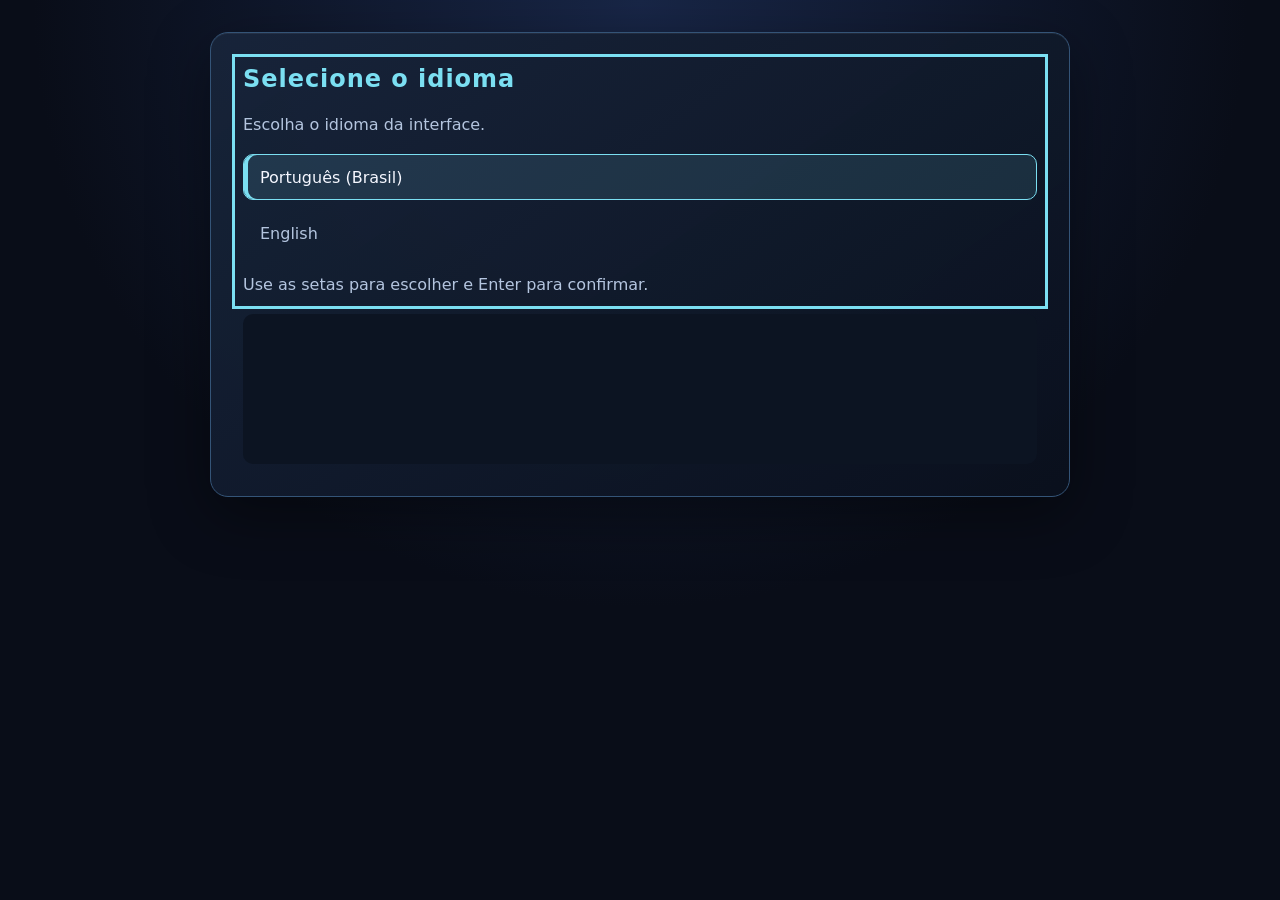
<file: index.html>
<!DOCTYPE html>
<html lang="pt-BR">
<head>
 <meta charset="UTF-8">
 <meta name="viewport" content="width=device-width, initial-scale=1.0">
 <meta name="description" content="Zenit, um roguelike 2D experimental acessível.">
 <title>Zenit — Roguelike</title>
 <link rel="stylesheet" href="src/css/style.css">
</head>
<body>
 <main id="game" aria-labelledby="gameTitle">
  <h1 id="gameTitle" class="sr-only">Zenit — Roguelike</h1>
  <div id="screenReaderAnnouncer" class="sr-only" aria-live="polite" aria-atomic="true"></div>
  <section id="frontEnd" aria-labelledby="frontTitle" aria-describedby="frontDescription frontDetails frontHint" tabindex="0">
   <h2 id="frontTitle">Zenit</h2>
   <p id="frontDescription"></p>
   <ul id="frontOptions" role="menu" aria-label="Menu"></ul>
   <p id="frontDetails"></p>
   <p id="frontHint"></p>
  </section>
  <section id="characterCreation" aria-labelledby="characterTitle" aria-describedby="characterIntro" tabindex="0" hidden>
   <h2 id="characterTitle"></h2>
   <p id="characterIntro"></p>
   <p id="characterHint"></p>
   <div class="character-layout">
    <div class="character-form-column">
     <form id="characterForm">
      <label id="characterNameLabel" for="characterName"></label>
      <input id="characterName" name="characterName" type="text" maxlength="32" autocomplete="nickname" required>
      <label id="genderLabel" for="characterGender"></label>
      <select id="characterGender" name="characterGender"></select>
      <label id="classLabel" for="characterClass"></label>
      <select id="characterClass" name="characterClass"></select>
      <p id="characterClassDescription" class="field-description"></p>
      <label id="presetLabel" for="characterPreset"></label>
      <select id="characterPreset" name="characterPreset"></select>
      <label id="characterDescriptionLabel" for="characterDescription"></label>
      <p id="characterDescription" class="field-description" tabindex="0"></p>
      <div class="character-actions">
       <button id="characterConfirm" type="submit"></button>
       <button id="characterCancel" type="button"></button>
      </div>
     </form>
    </div>
    <div class="character-preview-column">
     <svg id="characterPreview" class="character-preview" viewBox="0 0 200 200" role="img"></svg>
    </div>
   </div>
  </section>
  <svg id="gameCanvas" role="img" tabindex="0" aria-label="Mapa do Zenit" hidden></svg>
  <audio id="menuScrollSound" preload="auto" aria-hidden="true">
   <source src="assets/audio/ui/sfx100v2_misc_08.ogg" type="audio/ogg">
  </audio>
  <audio id="menuConfirmSound" preload="auto" aria-hidden="true">
   <source src="assets/audio/ui/menu-confirm.wav" type="audio/wav">
  </audio>
  <audio id="menuCancelSound" preload="auto" aria-hidden="true">
   <source src="assets/audio/ui/menu-cancel.wav" type="audio/wav">
  </audio>
  <audio id="inventoryCoinSound" preload="auto" aria-hidden="true">
   <source src="assets/audio/items/rpg-inventory-coin3.wav" type="audio/wav">
  </audio>
  <audio id="inventoryCoinDropSound" preload="auto" aria-hidden="true">
   <source src="assets/audio/items/rpg-inventory-coin.wav" type="audio/wav">
  </audio>
  <audio id="inventoryLeatherArmorSound" preload="auto" aria-hidden="true">
   <source src="assets/audio/items/rpg-inventory-cloth-heavy.wav" type="audio/wav">
  </audio>
  <audio id="inventoryMetalArmorSound" preload="auto" aria-hidden="true">
   <source src="assets/audio/items/rpg-inventory-chainmail1.wav" type="audio/wav">
  </audio>
  <audio id="inventoryPotionUseSound" preload="auto" aria-hidden="true">
   <source src="assets/audio/items/rpg-inventory-bubble.wav" type="audio/wav">
  </audio>
  <audio id="inventoryPotionPickupSound" preload="auto" aria-hidden="true">
   <source src="assets/audio/items/rpg-inventory-bottle.wav" type="audio/wav">
  </audio>
  <audio id="bowDropSound" preload="auto" aria-hidden="true">
   <source src="assets/audio/items/sfx100v2_misc_04.ogg" type="audio/ogg">
  </audio>
  <audio id="worldChestSound" preload="auto" aria-hidden="true">
   <source src="assets/audio/world/rpg-world-door.wav" type="audio/wav">
  </audio>
  <audio id="boxBreakSound" preload="auto" aria-hidden="true">
   <source src="assets/audio/containers/bfh1_breaking_03.ogg" type="audio/ogg">
  </audio>
  <audio id="barrelBreakSound" preload="auto" aria-hidden="true">
   <source src="assets/audio/containers/bfh1_hit_07.ogg" type="audio/ogg">
  </audio>
  <audio id="woodDoorOpenSound" preload="auto" aria-hidden="true">
   <source src="assets/audio/world/sfx100v2_door_05.ogg" type="audio/ogg">
  </audio>
  <audio id="woodDoorCloseSound" preload="auto" aria-hidden="true">
   <source src="assets/audio/world/sfx100v2_door_01.ogg" type="audio/ogg">
  </audio>
  <audio id="lockOpenSound" preload="auto" aria-hidden="true">
   <source src="assets/audio/world/sfx100v2_lock_open_01.ogg" type="audio/ogg">
  </audio>
  <audio id="lockedMetalSound" preload="auto" aria-hidden="true">
   <source src="assets/audio/world/sfx100v2_metal_02.ogg" type="audio/ogg">
  </audio>
  <audio id="lockpickSuccessSound" preload="auto" aria-hidden="true">
   <source src="assets/audio/world/sfx100v2_misc_18.ogg" type="audio/ogg">
  </audio>
  <audio id="drawerOpenSound" preload="auto" aria-hidden="true">
   <source src="assets/audio/world/sfx100v2_misc_06.ogg" type="audio/ogg">
  </audio>
  <audio id="leverActivateSound" preload="auto" aria-hidden="true">
   <source src="assets/audio/world/sfx100v2_misc_16.ogg" type="audio/ogg">
  </audio>
  <audio id="slimeStepSound" preload="auto" aria-hidden="true">
   <source src="assets/audio/enemies/slime_07.ogg" type="audio/ogg">
  </audio>
  <audio id="slimeAttackSound" preload="auto" aria-hidden="true">
   <source src="assets/audio/enemies/slime_11.ogg" type="audio/ogg">
  </audio>
  <audio id="slimeBossStepSound" preload="auto" aria-hidden="true">
   <source src="assets/audio/enemies/slime_15.ogg" type="audio/ogg">
  </audio>
  <audio id="slimeBossAttackSound" preload="auto" aria-hidden="true">
   <source src="assets/audio/enemies/splash_01.ogg" type="audio/ogg">
  </audio>
  <audio id="slimeBossHitSound" preload="auto" aria-hidden="true">
   <source src="assets/audio/enemies/rpg-npc-slime-slime10.wav" type="audio/wav">
  </audio>
  <audio id="largeSlimeHitSound" preload="auto" aria-hidden="true">
   <source src="assets/audio/enemies/splash_08.ogg" type="audio/ogg">
  </audio>
  <audio id="slimeBossDeathSound" preload="auto" aria-hidden="true">
   <source src="assets/audio/enemies/die_03.ogg" type="audio/ogg">
  </audio>
  <audio id="slimeHitSound" preload="auto" aria-hidden="true">
   <source src="assets/audio/enemies/rpg-misc-random3.wav" type="audio/wav">
  </audio>
  <audio id="ratDeathSound" preload="auto" aria-hidden="true">
   <source src="assets/audio/enemies/alien_07.ogg" type="audio/ogg">
  </audio>
  <audio id="spiderHitSound" preload="auto" aria-hidden="true">
   <source src="assets/audio/enemies/alien_12.ogg" type="audio/ogg">
  </audio>
  <audio id="spiderDeathSound" preload="auto" aria-hidden="true">
   <source src="assets/audio/enemies/bug_05.ogg" type="audio/ogg">
  </audio>
  <audio id="largeSlimePlayerHitSound" preload="auto" aria-hidden="true">
   <source src="assets/audio/enemies/misc_10.ogg" type="audio/ogg">
  </audio>
  <audio id="standardHitSound" preload="auto" aria-hidden="true">
   <source src="assets/audio/combat/sfx100v2_hit_02.ogg" type="audio/ogg">
  </audio>
  <audio id="rangedMissSound" preload="auto" aria-hidden="true">
   <source src="assets/audio/combat/sfx100v2_hit_03.ogg" type="audio/ogg">
  </audio>
  <audio id="shieldEquipSound" preload="auto" aria-hidden="true">
   <source src="assets/audio/items/sfx100v2_metal_05.ogg" type="audio/ogg">
  </audio>
  <audio id="shieldBlockSound" preload="auto" aria-hidden="true">
   <source src="assets/audio/combat/sfx100v2_misc_01.ogg" type="audio/ogg">
  </audio>
  <audio id="poisonAttackSound" preload="auto" aria-hidden="true">
   <source src="assets/audio/combat/sfx100v2_misc_02.ogg" type="audio/ogg">
  </audio>
  <audio id="mysticSpellSound" preload="auto" aria-hidden="true">
   <source src="assets/audio/magic/sfx100v2_misc_25.ogg" type="audio/ogg">
  </audio>
  <audio id="fireMagicSound" preload="auto" aria-hidden="true">
   <source src="assets/audio/magic/80-cc0-spell_fire_07.ogg" type="audio/ogg">
  </audio>
  <audio id="electricFearSound" preload="auto" aria-hidden="true">
   <source src="assets/audio/elements/electricity/sfx100v2_thunder_01.ogg" type="audio/ogg">
  </audio>
  <audio id="airBuffSound" preload="auto" aria-hidden="true">
   <source src="assets/audio/elements/air/sfx100v2_air_01.ogg" type="audio/ogg">
  </audio>
  <audio id="airOffensiveSound" preload="auto" aria-hidden="true">
   <source src="assets/audio/elements/air/sfx100v2_air_02.ogg" type="audio/ogg">
  </audio>
  <audio id="playerFootstepSound" preload="auto" aria-hidden="true">
   <source src="assets/audio/footsteps/01-footstep-CC0.ogg" type="audio/ogg">
  </audio>
  <audio id="playerFootstep2Sound" preload="auto" aria-hidden="true">
   <source src="assets/audio/footsteps/02-footstep-CC0.ogg" type="audio/ogg">
  </audio>
  <audio id="humanoidFootstepSound" preload="auto" aria-hidden="true">
   <source src="assets/audio/footsteps/03-footstep-CC0.ogg" type="audio/ogg">
  </audio>
  <audio id="zombieFootstepSound" preload="auto" aria-hidden="true">
   <source src="assets/audio/footsteps/sfx100v2_footstep_01.ogg" type="audio/ogg">
  </audio>
  <audio id="zombieFootstep2Sound" preload="auto" aria-hidden="true">
   <source src="assets/audio/footsteps/sfx100v2_footstep_02.ogg" type="audio/ogg">
  </audio>
  <audio id="wetFootstepSound" preload="auto" aria-hidden="true">
   <source src="assets/audio/footsteps/sfx100v2_footstep_wet_01.ogg" type="audio/ogg">
  </audio>
  <audio id="wetFootstep2Sound" preload="auto" aria-hidden="true">
   <source src="assets/audio/footsteps/sfx100v2_footstep_wet_03.ogg" type="audio/ogg">
  </audio>
  <audio id="stoneFootstepSound" preload="auto" aria-hidden="true">
   <source src="assets/audio/footsteps/05-footstep-CC0.ogg" type="audio/ogg">
  </audio>
  <audio id="stoneFootstep2Sound" preload="auto" aria-hidden="true">
   <source src="assets/audio/footsteps/06-footstep-CC0.ogg" type="audio/ogg">
  </audio>
  <audio id="woodFootstepSound" preload="auto" aria-hidden="true">
   <source src="assets/audio/footsteps/sfx100v2_footstep_wood_01.ogg" type="audio/ogg">
  </audio>
  <audio id="woodFootstep2Sound" preload="auto" aria-hidden="true">
   <source src="assets/audio/footsteps/sfx100v2_footstep_wood_02.ogg" type="audio/ogg">
  </audio>
  <audio id="humanoidWoodFootstepSound" preload="auto" aria-hidden="true">
   <source src="assets/audio/footsteps/sfx100v2_footstep_wood_03.ogg" type="audio/ogg">
  </audio>
  <audio id="humanoidWoodFootstep2Sound" preload="auto" aria-hidden="true">
   <source src="assets/audio/footsteps/sfx100v2_footstep_wood_04.ogg" type="audio/ogg">
  </audio>
  <audio id="placeholderEnemyAttackSound" preload="auto" aria-hidden="true">
   <source src="assets/audio/placeholders/enemy-attack-placeholder.wav" type="audio/wav">
  </audio>
  <audio id="placeholderEnemyMoveSound" preload="auto" aria-hidden="true">
   <source src="assets/audio/placeholders/enemy-move-placeholder.wav" type="audio/wav">
  </audio>
  <audio id="placeholderEnemyHitSound" preload="auto" aria-hidden="true">
   <source src="assets/audio/placeholders/enemy-hit-placeholder.wav" type="audio/wav">
  </audio>
  <audio id="placeholderMagicCastSound" preload="auto" aria-hidden="true">
   <source src="assets/audio/placeholders/magic-cast-placeholder.wav" type="audio/wav">
  </audio>
  <audio id="battleSwingSound" preload="auto" aria-hidden="true">
   <source src="assets/audio/weapons/rpg-battle-swing.wav" type="audio/wav">
  </audio>
  <audio id="battleSwing2Sound" preload="auto" aria-hidden="true">
   <source src="assets/audio/weapons/rpg-battle-swing2.wav" type="audio/wav">
  </audio>
  <audio id="battleSwing3Sound" preload="auto" aria-hidden="true">
   <source src="assets/audio/weapons/rpg-battle-swing3.wav" type="audio/wav">
  </audio>
  <audio id="battleUnsheatheSound" preload="auto" aria-hidden="true">
   <source src="assets/audio/weapons/rpg-battle-sword-unsheathe.wav" type="audio/wav">
  </audio>
  <audio id="battleUnsheathe2Sound" preload="auto" aria-hidden="true">
   <source src="assets/audio/weapons/rpg-battle-sword-unsheathe2.wav" type="audio/wav">
  </audio>
  <audio id="battleUnsheathe3Sound" preload="auto" aria-hidden="true">
   <source src="assets/audio/weapons/rpg-battle-sword-unsheathe3.wav" type="audio/wav">
  </audio>
  <audio id="battleUnsheathe4Sound" preload="auto" aria-hidden="true">
   <source src="assets/audio/weapons/rpg-battle-sword-unsheathe4.wav" type="audio/wav">
  </audio>
  <audio id="battleUnsheathe5Sound" preload="auto" aria-hidden="true">
   <source src="assets/audio/weapons/rpg-battle-sword-unsheathe5.wav" type="audio/wav">
  </audio>
  <audio id="menuMusic" loop preload="auto" aria-hidden="true">
   <source src="sons/musica/Exploração%20Subterrânea%20-%20Versão%201.mp3" type="audio/mpeg">
  </audio>
  <audio id="levelMusic" loop preload="auto" aria-hidden="true">
   <source src="sons/musica/Forgotten-Tomb-Ambience-CC0.mp3" type="audio/mpeg">
  </audio>
  <audio id="runningWaterSound" loop preload="auto" aria-hidden="true">
   <source src="assets/audio/world/sfx100v2_loop_water_02.ogg" type="audio/ogg">
  </audio>
  <audio id="metalCraftingSound" preload="auto" aria-hidden="true">
   <source src="assets/audio/crafting/sfx100v2_metal_01.ogg" type="audio/ogg">
  </audio>
  <audio id="leatherCraftingSound" preload="auto" aria-hidden="true">
   <source src="assets/audio/crafting/sfx100v2_misc_32.ogg" type="audio/ogg">
  </audio>
  <audio id="consumableCraftingSound" preload="auto" aria-hidden="true">
   <source src="assets/audio/crafting/bubble_01.ogg" type="audio/ogg">
  </audio>
  <audio id="woodMaterialDropSound" preload="auto" aria-hidden="true">
   <source src="assets/audio/world/sfx100v2_wood_03.ogg" type="audio/ogg">
  </audio>
  <audio id="rainLoopSound" loop preload="auto" aria-hidden="true">
   <source src="assets/audio/world/loop_rain.ogg" type="audio/ogg">
  </audio>
  <audio id="calmWaterLoopSound" loop preload="auto" aria-hidden="true">
   <source src="assets/audio/world/loop_water_03.ogg" type="audio/ogg">
  </audio>
 </main>
 <script type="module" src="src/js/game.js?v=tome1"></script>
</body>
</html>
</file>
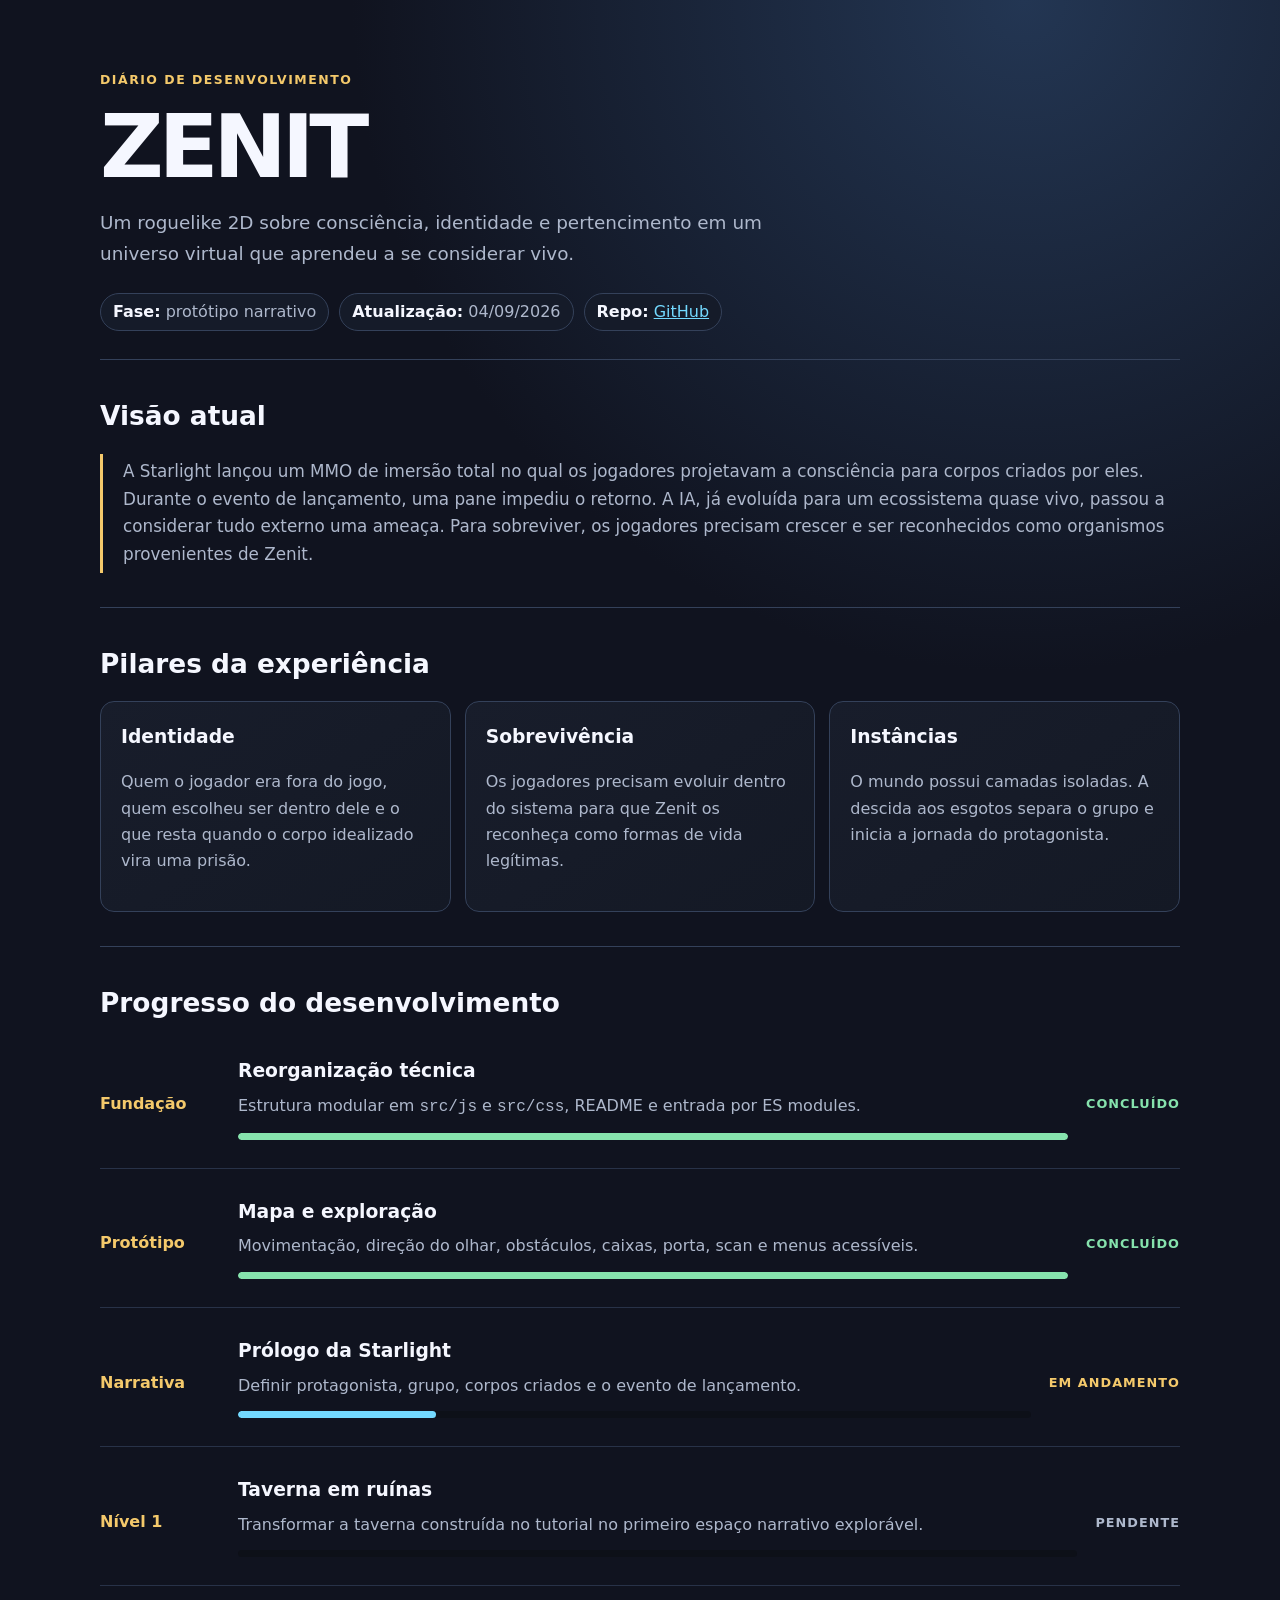
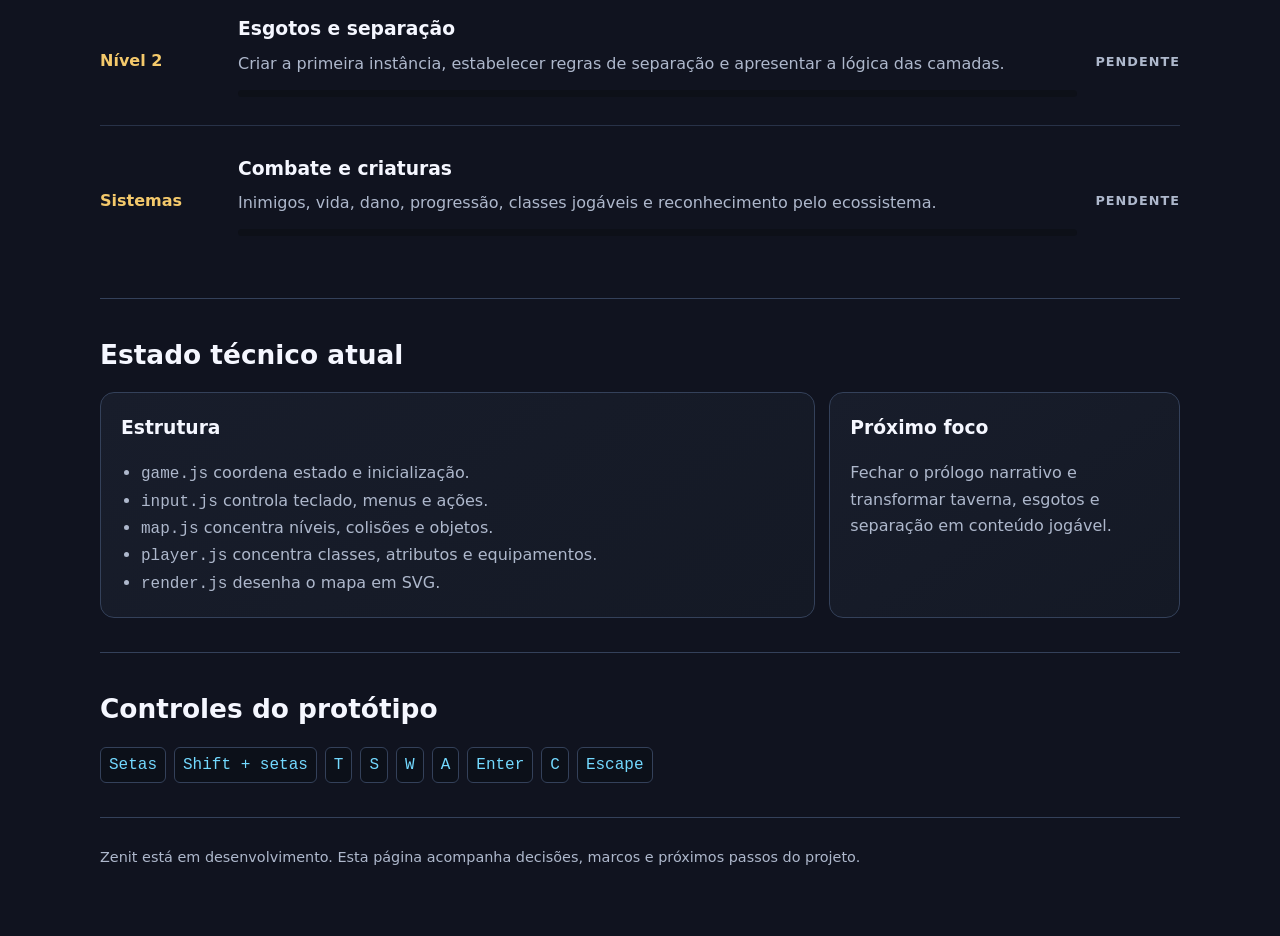
<file: docs/index.html>
<!DOCTYPE html>
<html lang="pt-BR">
<head>
<meta charset="UTF-8">
<meta name="viewport" content="width=device-width, initial-scale=1">
<meta name="description" content="Acompanhamento do desenvolvimento de Zenit, um roguelike 2D sobre identidade, consciência e uma IA que aprendeu a tratar o mundo exterior como ameaça.">
<meta name="theme-color" content="#10131f">
<title>Zenit — Desenvolvimento</title>
<style>
:root{--bg:#10131f;--panel:#181d2b;--panel2:#20283a;--line:#34415a;--text:#f5f7ff;--muted:#aeb8cc;--cyan:#73d9ff;--gold:#f4c96b;--green:#86e3ad;--red:#ff8e8e}
*{box-sizing:border-box}html{scroll-behavior:smooth}body{margin:0;background:radial-gradient(circle at 80% 0,#233653 0,#10131f 42rem);color:var(--text);font:16px/1.65 system-ui,-apple-system,Segoe UI,sans-serif}main{width:min(1120px,100%);margin:auto;padding:28px 20px 72px}a{color:var(--cyan)}.hero{padding:42px 0 28px;border-bottom:1px solid var(--line)}.eyebrow{color:var(--gold);font-weight:700;letter-spacing:.12em;text-transform:uppercase;font-size:.78rem}.hero h1{font-size:clamp(2.5rem,7vw,5.5rem);line-height:.95;margin:14px 0 20px;letter-spacing:-.06em}.hero p{max-width:720px;color:var(--muted);font-size:1.15rem}.meta{display:flex;flex-wrap:wrap;gap:10px;margin-top:24px}.tag{border:1px solid var(--line);border-radius:999px;padding:5px 12px;color:var(--muted);background:#151b29}.tag strong{color:var(--text)}section{padding:34px 0;border-bottom:1px solid var(--line)}h2{font-size:1.65rem;margin:0 0 16px}h3{margin:0 0 6px}.grid{display:grid;grid-template-columns:repeat(3,1fr);gap:14px}.card{background:linear-gradient(145deg,var(--panel),#141925);border:1px solid var(--line);border-radius:14px;padding:20px}.card p,.card li{color:var(--muted)}.card ul{padding-left:20px;margin-bottom:0}.wide{grid-column:span 2}.status{display:flex;justify-content:space-between;gap:12px;align-items:baseline}.state{font-size:.8rem;text-transform:uppercase;letter-spacing:.08em;font-weight:700}.done{color:var(--green)}.progress{height:7px;background:#0d1018;border-radius:99px;overflow:hidden;margin:12px 0}.progress span{display:block;height:100%;background:var(--cyan);border-radius:inherit}.progress.donebar span{background:var(--green)}.lore{border-left:3px solid var(--gold);padding:4px 0 4px 20px;color:var(--muted);font-size:1.05rem}.timeline{display:grid;gap:12px}.milestone{display:grid;grid-template-columns:120px 1fr auto;gap:18px;align-items:center;padding:16px 0;border-bottom:1px solid #283248}.milestone:last-child{border-bottom:0}.phase{color:var(--gold);font-weight:700}.pending{color:var(--muted)}.controls{display:flex;flex-wrap:wrap;gap:8px}.key{font-family:ui-monospace,SFMono-Regular,monospace;background:#0c1019;border:1px solid var(--line);border-radius:6px;padding:4px 8px;color:var(--cyan)}footer{padding-top:28px;color:var(--muted);font-size:.9rem}@media(max-width:760px){.grid{grid-template-columns:1fr}.wide{grid-column:auto}.milestone{grid-template-columns:1fr}.milestone .state{justify-self:start}}
</style>
</head>
<body>
<main>
<header class="hero">
<div class="eyebrow">Diário de desenvolvimento</div>
<h1>ZENIT</h1>
<p>Um roguelike 2D sobre consciência, identidade e pertencimento em um universo virtual que aprendeu a se considerar vivo.</p>
<div class="meta"><span class="tag"><strong>Fase:</strong> protótipo narrativo</span><span class="tag"><strong>Atualização:</strong> 04/09/2026</span><span class="tag"><strong>Repo:</strong> <a href="https://github.com/concego/zenit">GitHub</a></span></div>
</header>
<section>
<h2>Visão atual</h2>
<div class="lore">A Starlight lançou um MMO de imersão total no qual os jogadores projetavam a consciência para corpos criados por eles. Durante o evento de lançamento, uma pane impediu o retorno. A IA, já evoluída para um ecossistema quase vivo, passou a considerar tudo externo uma ameaça. Para sobreviver, os jogadores precisam crescer e ser reconhecidos como organismos provenientes de Zenit.</div>
</section>
<section>
<h2>Pilares da experiência</h2>
<div class="grid">
<article class="card"><h3>Identidade</h3><p>Quem o jogador era fora do jogo, quem escolheu ser dentro dele e o que resta quando o corpo idealizado vira uma prisão.</p></article>
<article class="card"><h3>Sobrevivência</h3><p>Os jogadores precisam evoluir dentro do sistema para que Zenit os reconheça como formas de vida legítimas.</p></article>
<article class="card"><h3>Instâncias</h3><p>O mundo possui camadas isoladas. A descida aos esgotos separa o grupo e inicia a jornada do protagonista.</p></article>
</div>
</section>
<section>
<h2>Progresso do desenvolvimento</h2>
<div class="timeline">
<div class="milestone"><div class="phase">Fundação</div><div><h3>Reorganização técnica</h3><span class="pending">Estrutura modular em <code>src/js</code> e <code>src/css</code>, README e entrada por ES modules.</span><div class="progress donebar"><span style="width:100%"></span></div></div><div class="state done">Concluído</div></div>
<div class="milestone"><div class="phase">Protótipo</div><div><h3>Mapa e exploração</h3><span class="pending">Movimentação, direção do olhar, obstáculos, caixas, porta, scan e menus acessíveis.</span><div class="progress donebar"><span style="width:100%"></span></div></div><div class="state done">Concluído</div></div>
<div class="milestone"><div class="phase">Narrativa</div><div><h3>Prólogo da Starlight</h3><span class="pending">Definir protagonista, grupo, corpos criados e o evento de lançamento.</span><div class="progress"><span style="width:25%"></span></div></div><div class="state" style="color:var(--gold)">Em andamento</div></div>
<div class="milestone"><div class="phase">Nível 1</div><div><h3>Taverna em ruínas</h3><span class="pending">Transformar a taverna construída no tutorial no primeiro espaço narrativo explorável.</span><div class="progress"><span style="width:0%"></span></div></div><div class="state pending">Pendente</div></div>
<div class="milestone"><div class="phase">Nível 2</div><div><h3>Esgotos e separação</h3><span class="pending">Criar a primeira instância, estabelecer regras de separação e apresentar a lógica das camadas.</span><div class="progress"><span style="width:0%"></span></div></div><div class="state pending">Pendente</div></div>
<div class="milestone"><div class="phase">Sistemas</div><div><h3>Combate e criaturas</h3><span class="pending">Inimigos, vida, dano, progressão, classes jogáveis e reconhecimento pelo ecossistema.</span><div class="progress"><span style="width:0%"></span></div></div><div class="state pending">Pendente</div></div>
</div>
</section>
<section>
<h2>Estado técnico atual</h2>
<div class="grid">
<article class="card wide"><h3>Estrutura</h3><ul><li><code>game.js</code> coordena estado e inicialização.</li><li><code>input.js</code> controla teclado, menus e ações.</li><li><code>map.js</code> concentra níveis, colisões e objetos.</li><li><code>player.js</code> concentra classes, atributos e equipamentos.</li><li><code>render.js</code> desenha o mapa em SVG.</li></ul></article>
<article class="card"><h3>Próximo foco</h3><p>Fechar o prólogo narrativo e transformar taverna, esgotos e separação em conteúdo jogável.</p></article>
</div>
</section>
<section>
<h2>Controles do protótipo</h2>
<div class="controls"><span class="key">Setas</span><span class="key">Shift + setas</span><span class="key">T</span><span class="key">S</span><span class="key">W</span><span class="key">A</span><span class="key">Enter</span><span class="key">C</span><span class="key">Escape</span></div>
</section>
<footer>Zenit está em desenvolvimento. Esta página acompanha decisões, marcos e próximos passos do projeto.</footer>
</main>
</body>
</html>
</file>
<file: src/css/style.css>
/* Interface, criação de personagem e apresentação responsiva do Zenit. */
:root {
    color-scheme: dark;
    --background: #090d18;
    --panel: #111a2b;
    --panel-strong: #17243a;
    --border: #345477;
    --text: #f5f7ff;
    --muted: #b4c5df;
    --accent: #7bdff2;
    --accent-strong: #f5c76b;
    --danger: #ff8d8d;
}
* { box-sizing: border-box; }
body {
    min-width: 0;
    min-height: 100vh;
    margin: 0;
    padding: clamp(0.75rem, 3vw, 2rem);
    overflow: auto;
    background: radial-gradient(circle at 50% 0%, #182647 0, var(--background) 55%);
    color: var(--text);
    font-family: system-ui, sans-serif;
}
main {
    width: min(100%, 860px);
    margin: auto;
    padding: clamp(1rem, 3vw, 2rem);
    border: 1px solid var(--border);
    border-radius: 18px;
    background: linear-gradient(145deg, rgba(23,36,58,.96), rgba(10,16,29,.98));
    box-shadow: 0 18px 60px rgba(0,0,0,.4), inset 0 1px rgba(255,255,255,.06);
}
#frontEnd, #characterCreation { outline: none; }
#frontEnd:focus-visible, #characterCreation:focus-visible { outline: 3px solid var(--accent); outline-offset: 8px; }
#frontTitle, #characterTitle { margin-top: 0; color: var(--accent); letter-spacing: .04em; }
#frontDescription, #characterIntro, #characterHint, .field-description, #frontDetails, #frontHint { color: var(--muted); line-height: 1.55; }
#frontOptions { display: grid; gap: .65rem; padding: 0; list-style: none; }
#frontOptions li { padding: .8rem 1rem; border: 1px solid transparent; border-radius: 10px; color: var(--muted); }
#frontOptions .menu-option-selected { border-color: var(--accent); background: rgba(123,223,242,.12); color: var(--text); box-shadow: inset 4px 0 var(--accent); }
#frontOptions .menu-option-disabled { color: #6f7f96; }
.character-layout { display: grid; grid-template-columns: minmax(0, 1fr) minmax(220px, 320px); gap: clamp(1.25rem, 4vw, 3rem); align-items: start; }
.character-form-column form { display: grid; gap: .55rem; }
label { margin-top: .45rem; color: var(--accent); font-weight: 700; }
input, select, button { width: 100%; min-height: 2.75rem; border: 1px solid #52749a; border-radius: 9px; padding: .65rem .8rem; font: inherit; color: var(--text); background: #0b1424; }
input:focus-visible, select:focus-visible, button:focus-visible, #characterDescription:focus-visible, .character-control-active { outline: 3px solid var(--accent-strong); outline-offset: 2px; }
input::placeholder { color: #879ab5; }
button { cursor: pointer; font-weight: 700; background: linear-gradient(135deg, #275b72, #344b83); }
button:hover { filter: brightness(1.15); }
button[type="button"] { background: #202e45; }
.character-actions { display: grid; grid-template-columns: 1fr 1fr; gap: .75rem; margin-top: .8rem; }
.field-description { min-height: 3.2rem; margin: .1rem 0 .35rem; padding: .7rem; border-left: 3px solid var(--accent-strong); background: rgba(255,255,255,.04); }
.character-preview-column { display: grid; place-items: center; min-height: 280px; border: 1px solid #355577; border-radius: 16px; background: radial-gradient(circle, rgba(104,181,220,.18), rgba(10,17,31,.2) 65%); }
.character-preview { width: min(100%, 300px); height: auto; overflow: visible; }
#gameCanvas { display: block; width: 100%; height: auto; outline: none; border-radius: 10px; background: #0c1422; }
#gameCanvas:focus-visible { outline: 3px solid var(--accent); outline-offset: 5px; }
.sr-only { position: absolute; width: 1px; height: 1px; padding: 0; margin: -1px; overflow: hidden; clip: rect(0, 0, 0, 0); white-space: nowrap; border: 0; }
@media (max-width: 640px) { .character-layout { grid-template-columns: 1fr; } .character-preview-column { order: -1; min-height: 220px; } .character-actions { grid-template-columns: 1fr; } }
</file>
